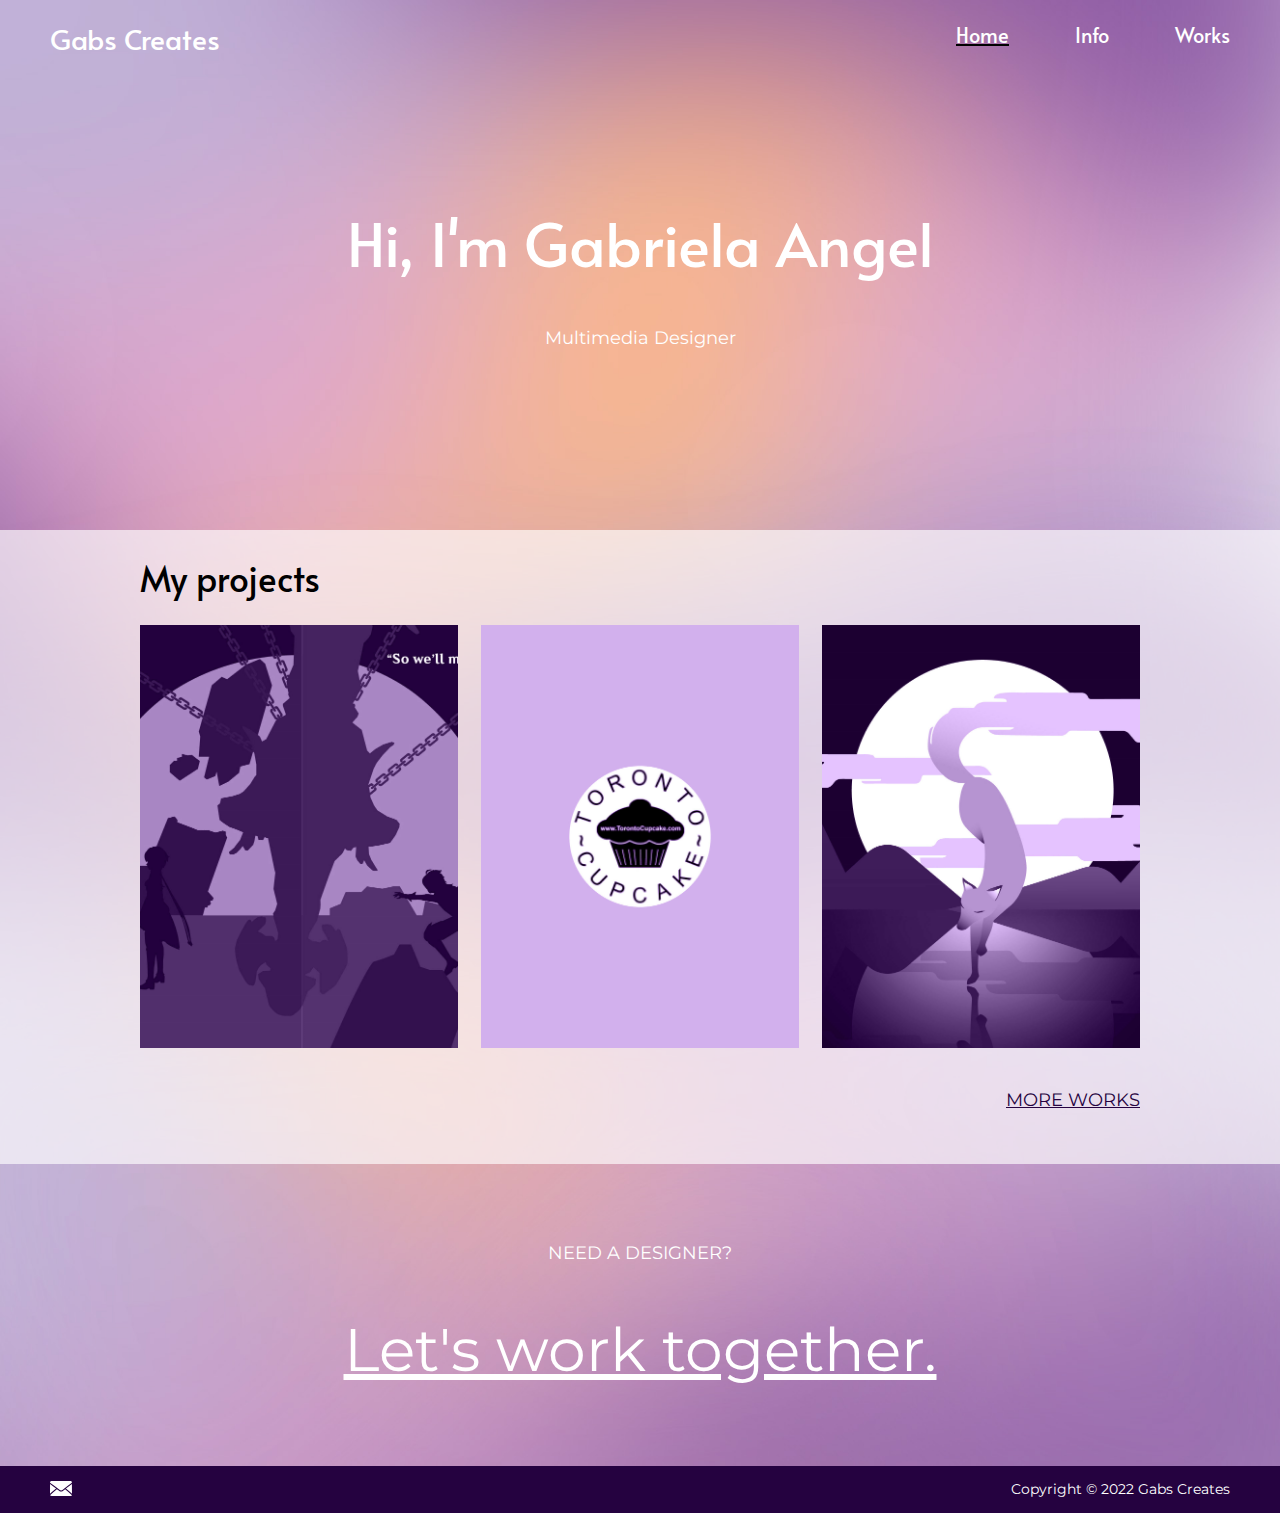
<file: index.html>
<!DOCTYPE html>
<html lang="en">
<head>
    <meta charset="UTF-8">
    <meta http-equiv="X-UA-Compatible" content="IE=edge">
    <meta name="viewport" content="width=device-width, initial-scale=1.0">
    <title>Home</title>
    <link rel="stylesheet" href="css/reset.css">
    <link rel="stylesheet" href="css/styles.css">
    <link rel="preconnect" href="https://fonts.googleapis.com">
    <link rel="preconnect" href="https://fonts.gstatic.com" crossorigin>
    <link href="https://fonts.googleapis.com/css2?family=Montserrat:ital@0;1&display=swap" rel="stylesheet">
    <link rel="preconnect" href="https://fonts.googleapis.com">
    <link rel="preconnect" href="https://fonts.gstatic.com" crossorigin>
    <link href="https://fonts.googleapis.com/css2?family=Alata&display=swap" rel="stylesheet">
</head>
<body>
    <header>
        <div class="container">
            <div class="nav-container">
                <nav>
                    <div class="logo">
                        <a href="index.html" class="nav-a">Gabs Creates</a>
                    </div>
                    <ul class="nav-ul">
                        <li class="home current"><a href="index.html" class="nav-a">Home</a></li>
                        <li class="info"><a href="info.html" class="nav-a">Info</a></li>
                        <li class="works"><a href="works.html" class="nav-a">Works</a></li>
                    </ul>
                </nav>
            </div>
            <div class="container-2">
                <div class="header-txt">
                    <h1 class="header-h1">Hi, I'm Gabriela Angel</h1>
                    <p>Multimedia Designer</p>
                </div>
            </div>
        </div>
    </header>
    <main>
        <div class="white-overlay">
            <div class="container-2">
                <section class="my-projects">
                    <h2>My projects</h2>
                    <div class="projects-container">
                        <div class="cover one">
                            <img src="images/poster-cover.jpg" alt="genshin poster" class="p-img img-hover">
                            <img src="images/purple-poster-cover.jpg" alt="purple genshin poster" class="img-main">
                        </div>                    
                        <div class="cover two">
                            <img src="images/toronto-cover.jpg" alt="toronto cupcake logo with pink background" class="p-img img-hover">
                            <img src="images/purple-toronto-cover.jpg" alt="toronto cupcake logo with pink background" class="img-main">
                        </div>                    
                        <div class="cover three">
                            <img src="images/avatar-cover.jpg" alt="fox floating above a lake avatar icon" class="p-img img-hover">
                            <img src="images/purple-avatar-cover.jpg" alt="fox floating above a lake avatar icon" class="img-main">
                        </div>
                    </div>
                    <a href="works.html" class="uppercase more">More works</a>
                </section>
            </div>
        </div>
        <div class="container-2">
            <section class="work-with-me">
                <h3 class="wwm-h uppercase white-txt">Need a designer?</h3>
                <p class="wwm-a"><a href="info.html" class="white-txt">Let's work together.</a></p>
            </section>
        </div>
    </main>
    <footer>
        <div class="container">
            <div class="social-media">
                <!--<svg id="logo-insta" xmlns="http://www.w3.org/2000/svg" viewBox="0 0 512 512" class="logo-insta">
                    <defs>
                        <style>
                            .cls-1 {
                                fill:#fff;
                            }
                        </style>
                    </defs>
                    <a href="#" class="f-social">
                        <path class="cls-1" d="M256,49.47c67.27,0,75.23.26,101.8,1.47,24.56,1.12,37.9,5.22,46.78,8.67a78,78,0,0,1,29,18.85,78,78,0,0,1,18.85,29c3.45,8.88,7.55,22.22,8.67,46.78,1.21,26.57,1.47,34.53,1.47,101.8s-.26,75.23-1.47,101.8c-1.12,24.56-5.22,37.9-8.67,46.78a83.51,83.51,0,0,1-47.81,47.81c-8.88,3.45-22.22,7.55-46.78,8.67-26.56,1.21-34.53,1.47-101.8,1.47s-75.24-.26-101.8-1.47c-24.56-1.12-37.9-5.22-46.78-8.67a78,78,0,0,1-29-18.85,78,78,0,0,1-18.85-29c-3.45-8.88-7.55-22.22-8.67-46.78-1.21-26.57-1.47-34.53-1.47-101.8s.26-75.23,1.47-101.8c1.12-24.56,5.22-37.9,8.67-46.78a78,78,0,0,1,18.85-29,78,78,0,0,1,29-18.85c8.88-3.45,22.22-7.55,46.78-8.67,26.57-1.21,34.53-1.47,101.8-1.47m0-45.39c-68.42,0-77,.29-103.87,1.52S107,11.08,91,17.3A123.68,123.68,0,0,0,46.36,46.36,123.68,123.68,0,0,0,17.3,91c-6.22,16-10.48,34.34-11.7,61.15S4.08,187.58,4.08,256s.29,77,1.52,103.87S11.08,405,17.3,421a123.68,123.68,0,0,0,29.06,44.62A123.52,123.52,0,0,0,91,494.69c16,6.23,34.34,10.49,61.15,11.71s35.45,1.52,103.87,1.52,77-.29,103.87-1.52S405,500.92,421,494.69A128.74,128.74,0,0,0,494.69,421c6.23-16,10.49-34.34,11.71-61.15s1.52-35.45,1.52-103.87-.29-77-1.52-103.87S500.92,107,494.69,91a123.52,123.52,0,0,0-29.05-44.62A123.68,123.68,0,0,0,421,17.3c-16-6.22-34.34-10.48-61.15-11.7S324.42,4.08,256,4.08Z"/>
                        <path class="cls-1" d="M256,126.64A129.36,129.36,0,1,0,385.36,256,129.35,129.35,0,0,0,256,126.64ZM256,340a84,84,0,1,1,84-84A84,84,0,0,1,256,340Z"/>
                        <circle class="cls-1" cx="390.48" cy="121.52" r="30.23"/>
                    </a>
                </svg>
                <svg xmlns="http://www.w3.org/2000/svg" viewBox="0 0 1075.25 681.67" class="logo-behance">
                    <defs>
                        <style>
                            .cls-1{
                                fill:#fff;
                            }
                        </style>
                    </defs>
                    <g id="Layer_2" data-name="Layer 2">
                        <g id="Layer_3" data-name="Layer 3">
                            <a href="#" class="f-social">
                                 <path class="cls-1" d="M1075.25,458.28c-4.15.36-8.29,1-12.44,1q-161.19.09-322.39.05H729.25c-6,53.06,29.34,102,80.24,112.32,30.46,6.18,60.64,5.27,90.15-4.31C929.7,557.61,949,538,952.27,504.5h117c0,41.59-10.24,79.41-38.84,110.75-32.1,35.19-73.76,52.13-119.42,60-62.69,10.86-124.9,8.87-185-13.82C660.71,636.81,619.23,588.75,598.81,523,572.13,437.22,583,354.85,628.5,277.84c34.19-57.88,86.85-91,152.48-102.59,53.75-9.52,107.23-8.15,159.18,11.22,51.7,19.28,87.13,55.63,109.38,105.35,13.09,29.23,20.21,60.14,23.62,91.95.19,1.78,1.37,3.45,2.09,5.18v10.5c-.6,2.72-1.21,5.43-1.81,8.14q0,11.79,0,23.58l1.86,16.61ZM944.51,369.71c.87-16.68-4.29-38.21-13.1-54.44-17.39-32.06-45.78-45.63-80.84-47.54-69-3.77-113.63,42.73-123,102Z"/><path class="cls-1" d="M1073.39,431.17q0-11.79,0-23.58c.61.12,1.21.21,1.82.27V431A16.77,16.77,0,0,0,1073.39,431.17Z"/><path class="cls-1" d="M1073.39,431.17a16.77,16.77,0,0,1,1.86-.2v16.81Z"/><path class="cls-1" d="M1075.25,407.86c-.61-.06-1.21-.15-1.82-.27q.91-4.06,1.82-8.14Z"/><path class="cls-1" d="M0,667V.3C1.61.22,2.92.11,4.22.11,122.57.18,240.93-.45,359.28.69,405.86,1.14,449,15,484.05,47.53,524.45,85.11,537,133.48,535,186.64c-1.45,38.31-13.36,72.68-46.11,95.46-14.54,10.11-31.93,16.1-44.51,22.25,9.37,2.31,23.91,4.15,37,9.44,39.51,15.91,59.24,48.64,69,87.92,12.81,51.38,12.73,102.8-7.33,152.49-20.79,51.5-61.39,81.85-112.61,99.29A257.91,257.91,0,0,1,347,667q-170.17.09-340.35,0Zm153-118.6c63.74,0,126.38.64,189-.24,35.47-.5,59.31-18,69.28-47.7,7.07-21.07,7.27-42.72,3.46-64.32-7.73-43.9-34.57-66-79.26-66H153Zm.1-430V265.84c.69.76.93,1.24,1.17,1.24,63.36,0,126.73.44,190.09-.32,20.15-.24,35.09-10.77,42-30.6A134,134,0,0,0,391,162.81c-6.68-31-24.14-44.42-55.48-44.42H153.06Z"/><path class="cls-1" d="M972.34,39.86v81.25H698.06V39.86Z"/>
                            </a>
                        </g>
                    </g>
                </svg>
                <svg xmlns="http://www.w3.org/2000/svg" viewBox="0 0 1080 918.43" class="logo-linkedin"> 
                    <defs>
                        <style>
                            .cls-1{
                                fill:#fff;
                            }
                        </style>
                    </defs>
                    <g id="Layer_2" data-name="Layer 2">   
                        <g id="Layer_2-2" data-name="Layer 2">
                            <a href="#" class="f-social">
                                <path class="cls-1" d="M57.83,0h3.4c3,.56,6,1.62,9,1.62q387.33.12,774.67,0c3,0,6-1.06,8.93-1.63h1.7c.58.52,1.11,1.42,1.75,1.51,29.35,4.08,55,32.78,54.94,68.57q-.8,386.06,0,772.12c.08,34.11-26,69.27-69.18,69.24q-386.49-.29-773-.1c-36.8,0-63.94-24.09-68.68-60.84.1-3.11.29-6.22.29-9.33q0-385.35,0-770.71c0-3.11-.19-6.22-.29-9.33C5.47,29.71,24.24,9,55.25,1.62A9.66,9.66,0,0,0,57.83,0ZM356.69,775.34H491.24V764.88c0-71.13-.32-142.27.25-213.4a217.09,217.09,0,0,1,5.57-46.18c5.94-26,20.94-45.09,47.83-52.22,8.13-2.16,16.73-3,25.16-3.43,33.88-1.89,57.88,14.6,65.84,47.55a240.32,240.32,0,0,1,6.44,53.72c.7,71.41.29,142.84.29,214.25v10H776.69c.12-2.06.27-3.44.27-4.82,0-84.16.36-168.33-.18-252.49-.18-28.88-3.32-57.64-11.42-85.6-12.07-41.72-35.41-73.61-77.46-89.35-22.31-8.36-45.5-11-69.14-11.56-55.84-1.31-99.15,21-129.69,67.9-.5.78-1.47,1.25-3.81,3.15V342.82H356.69Zm-86,.12V342.7H137V775.46Zm11.36-571.38c0-42.67-35.11-77.86-77.76-77.94-43.11-.08-78.46,35.16-78.43,78.2,0,42.56,35.32,77.91,77.85,78A78.38,78.38,0,0,0,282.05,204.08Z"/><path class="cls-1" d="M1006.87,918.43c-2.78-1.08-5.49-2.37-8.34-3.21A62.52,62.52,0,0,1,954.36,845c5.14-31.11,32.12-53,64.47-52.19,30.39.71,56.3,25.06,59.54,55.86a27,27,0,0,0,1.63,5.15v5.1a30.3,30.3,0,0,0-1.83,5.08c-4.78,27.82-23.18,46.94-50.83,52.81a16.1,16.1,0,0,0-3.47,1.64Zm9.45-8.33c29.88-.17,54.64-24.82,54.84-54.61s-25.27-55.37-55.2-55.14a55.22,55.22,0,0,0-54.68,55.48C961.51,885.58,986.54,910.26,1016.32,910.1Z"/><path class="cls-1" d="M853.8,0c-3,.57-5.95,1.62-8.93,1.63q-387.33.1-774.67,0c-3,0-6-1.06-9-1.62Z"/><path class="cls-1" d="M1.39,850.5l-.7.07L0,850.39V61.23l.69-.17.71.07c.1,3.11.28,6.22.29,9.33q0,385.35,0,770.71C1.68,844.28,1.49,847.39,1.39,850.5Z"/><path class="cls-1" d="M1043.42,887.62c-6.64,2.15-10.76,1.23-13.74-4.33s-6.94-10.35-9.82-15.84c-3.35-6.38-7.7-9.59-16-6.5v27.23h-9.71v-67.1c12.36.82,25,.89,37.28,2.78,7.36,1.12,10.77,7.61,11.18,15.16.47,8.58-2.85,15-9.67,18.21a74.52,74.52,0,0,1-7.64,2.58C1031.26,869,1037.08,877.9,1043.42,887.62Zm-39.61-35.39c7.68-.59,14.41-.72,21-1.72,5.62-.85,7.67-5,7.57-10.51s-3.13-8.83-8-9.31c-6.83-.67-13.76-.17-20.56-.17Z"/>
                            </a>
                        </g>
                    </g>
                </svg>-->
                <svg xmlns="http://www.w3.org/2000/svg" viewBox="0 0 938.02 640.04" class="email-svg">
                    <defs>
                        <style>
                            .cls-1{
                                fill:#fff;
                            }
                        </style>
                    </defs>
                    <g id="Layer_2" data-name="Layer 2">
                        <g id="Layer_2-2" data-name="Layer 2">
                            <a href="mailto:gabrielaangel2003@hotmail.com" class="f-social">
                                <path class="cls-1" d="M0,76.31C4.3,7.09,42.49.21,87.85.32,282.4.79,477,.43,671.52.54c66.69,0,133.53-2,200.05,1.65C924,5.09,929.8,23,935.16,76c-127,99.33-251.28,189-376,286-75,58.23-90.72,57.4-168.13.49C261.48,267.2,131.57,172.54,0,76.31Z"/><path class="cls-1" d="M0,604.47C108.43,505.3,206.3,426.13,292.7,347.11,363.9,392.62,414,447.24,472.9,448.21c55.57.92,117-55.14,175.21-101.1C732.38,426.47,834.54,507,938,604.47c-18.76,35.57-59.08,34.65-84,34.76q-390.82,1.68-781.67,0C52.87,639.17,22.17,625.31,0,604.47Z"/><path class="cls-1" d="M677.53,320.28C771.33,253,850.32,189.32,935.16,129c0,138.45,2.86,278,2.86,418.33C845.72,465.07,770.7,398,677.53,320.28Z"/><path class="cls-1" d="M260.49,320.28C166.69,253,87.7,189.32,2.85,129,2.85,267.41,0,407,0,547.29,92.29,465.07,167.32,398,260.49,320.28Z"/>
                            </a>
                        </g>
                    </g>
                </svg>
            </div>
            <div class="copyright">
                <p class="copyright-txt" >Copyright <span>&copy;</span> 2022 Gabs Creates</p>
            </div>
        </div>
    </footer>
</body>
</html>
</file>
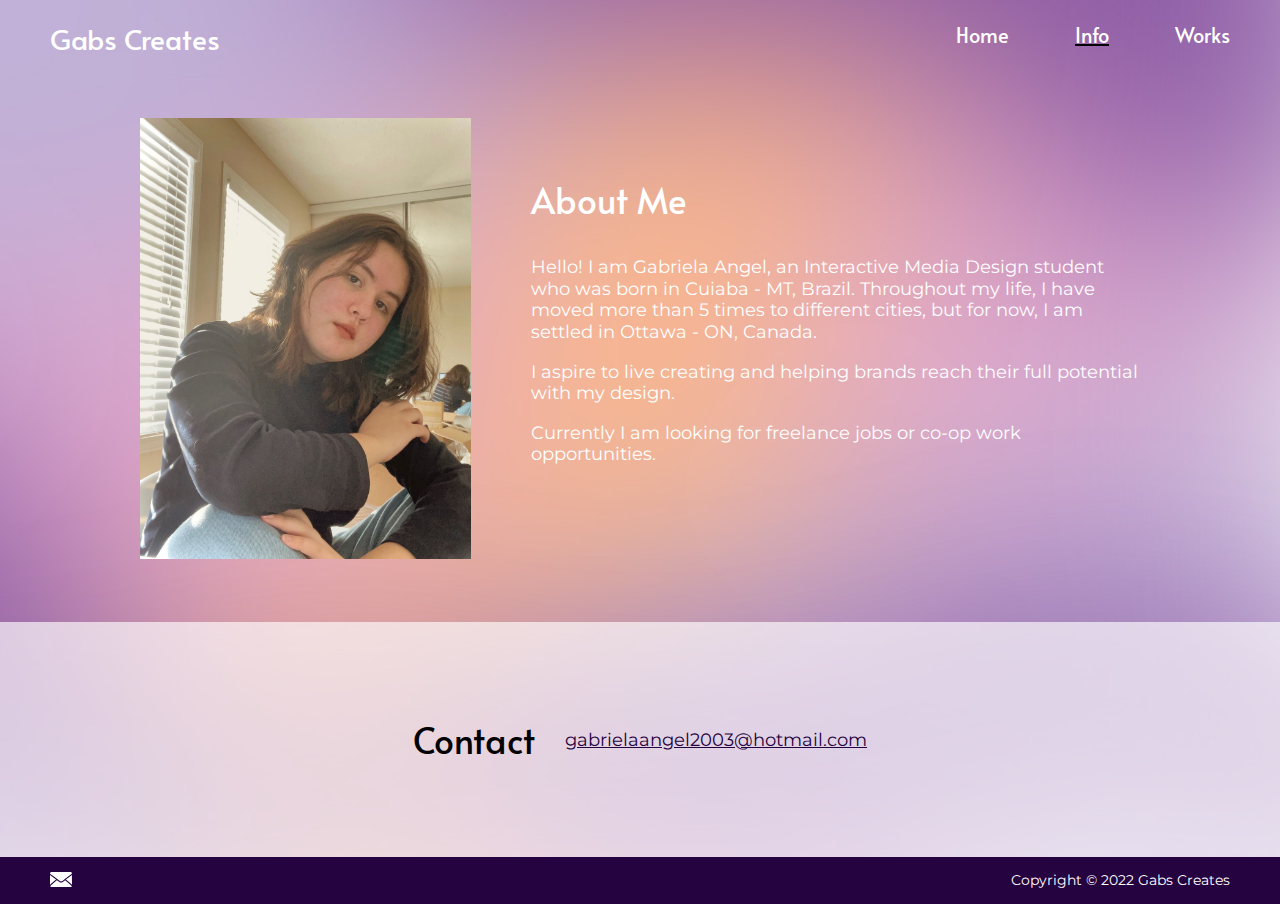
<file: info.html>
<!DOCTYPE html>
<html lang="en">
<head>
    <meta charset="UTF-8">
    <meta http-equiv="X-UA-Compatible" content="IE=edge">
    <meta name="viewport" content="width=device-width, initial-scale=1.0">
    <title>Info</title>
    <link rel="stylesheet" href="css/reset.css">
    <link rel="stylesheet" href="css/styles.css">
    <link rel="preconnect" href="https://fonts.googleapis.com">
    <link rel="preconnect" href="https://fonts.gstatic.com" crossorigin>
    <link href="https://fonts.googleapis.com/css2?family=Montserrat:ital@0;1&display=swap" rel="stylesheet">
    <link rel="preconnect" href="https://fonts.googleapis.com">
    <link rel="preconnect" href="https://fonts.gstatic.com" crossorigin>
    <link href="https://fonts.googleapis.com/css2?family=Alata&display=swap" rel="stylesheet">
</head>
<body>
    <header>
        <div class="container">
            <div class="nav-container">
                <nav>
                    <div class="logo">
                        <a href="index.html" class="nav-a">Gabs Creates</a>
                    </div>
                    <ul class="nav-ul">
                        <li class="home"><a href="index.html" class="nav-a">Home</a></li>
                        <li class="info current"><a href="info.html" class="nav-a">Info</a></li>
                        <li class="works"><a href="works.html" class="nav-a">Works</a></li>
                    </ul>
                </nav>
            </div>
        </div>
    </header>
    <main>
        <div class="container-2">
            <section class="about">
                <div class="about-img">
                    <img src="images/gabriela-angel.jpeg" alt="portrait of Gabriela Angel">
                </div>
                <div class="about-txt">
                    <h2>About Me</h2>
                    <p>
                        Hello! I am Gabriela Angel, an Interactive Media Design student who 
                        was born in Cuiaba - MT, Brazil. Throughout my life, I have moved 
                        more than 5 times to different cities, but for now, I am settled in 
                        Ottawa - ON, Canada.
                    </p>
                    <p>
                        I aspire to live creating and helping brands reach their full 
                        potential with my design.
                    </p>
                    <p>
                        Currently I am looking for freelance jobs or co-op work opportunities.
                    </p>
                </div>
            </section>
        </div>
        <div class="white-overlay">
            <div class="container-2 ">
                <section class="contact">
                    <div><h2>Contact</h2></div>
                    <div>
                        <div class="email">
                            <a href="mailto:gabrielaangel2003@hotmail.com">gabrielaangel2003@hotmail.com</a>
                        </div>
                        <!--<div class="social-media-contact">
                            <div><a href="#"><img src="images/instagram-purple.png" alt="Instagram logo"></a></div>
                            <div><a href="#"><img src="images/behance-purple.png" alt="Behance logo"></a></div>
                            <div><a href="#"><img src="images/linkedin-purple.png" alt="Linkedin logo"></a></div>
                        </div>-->
                    </div>
                </section>
            </div>
        </div>
    </main>
    <footer>
        <div class="container">
            <div class="social-media">
                <!--<svg id="logo-insta" xmlns="http://www.w3.org/2000/svg" viewBox="0 0 512 512" class="logo-insta">
                    <defs>
                        <style>
                            .cls-1 {
                                fill:#fff;
                            }
                        </style>
                    </defs>
                    <a href="#" class="f-social">
                        <path class="cls-1" d="M256,49.47c67.27,0,75.23.26,101.8,1.47,24.56,1.12,37.9,5.22,46.78,8.67a78,78,0,0,1,29,18.85,78,78,0,0,1,18.85,29c3.45,8.88,7.55,22.22,8.67,46.78,1.21,26.57,1.47,34.53,1.47,101.8s-.26,75.23-1.47,101.8c-1.12,24.56-5.22,37.9-8.67,46.78a83.51,83.51,0,0,1-47.81,47.81c-8.88,3.45-22.22,7.55-46.78,8.67-26.56,1.21-34.53,1.47-101.8,1.47s-75.24-.26-101.8-1.47c-24.56-1.12-37.9-5.22-46.78-8.67a78,78,0,0,1-29-18.85,78,78,0,0,1-18.85-29c-3.45-8.88-7.55-22.22-8.67-46.78-1.21-26.57-1.47-34.53-1.47-101.8s.26-75.23,1.47-101.8c1.12-24.56,5.22-37.9,8.67-46.78a78,78,0,0,1,18.85-29,78,78,0,0,1,29-18.85c8.88-3.45,22.22-7.55,46.78-8.67,26.57-1.21,34.53-1.47,101.8-1.47m0-45.39c-68.42,0-77,.29-103.87,1.52S107,11.08,91,17.3A123.68,123.68,0,0,0,46.36,46.36,123.68,123.68,0,0,0,17.3,91c-6.22,16-10.48,34.34-11.7,61.15S4.08,187.58,4.08,256s.29,77,1.52,103.87S11.08,405,17.3,421a123.68,123.68,0,0,0,29.06,44.62A123.52,123.52,0,0,0,91,494.69c16,6.23,34.34,10.49,61.15,11.71s35.45,1.52,103.87,1.52,77-.29,103.87-1.52S405,500.92,421,494.69A128.74,128.74,0,0,0,494.69,421c6.23-16,10.49-34.34,11.71-61.15s1.52-35.45,1.52-103.87-.29-77-1.52-103.87S500.92,107,494.69,91a123.52,123.52,0,0,0-29.05-44.62A123.68,123.68,0,0,0,421,17.3c-16-6.22-34.34-10.48-61.15-11.7S324.42,4.08,256,4.08Z"/>
                        <path class="cls-1" d="M256,126.64A129.36,129.36,0,1,0,385.36,256,129.35,129.35,0,0,0,256,126.64ZM256,340a84,84,0,1,1,84-84A84,84,0,0,1,256,340Z"/>
                        <circle class="cls-1" cx="390.48" cy="121.52" r="30.23"/>
                    </a>
                </svg>
                <svg xmlns="http://www.w3.org/2000/svg" viewBox="0 0 1075.25 681.67" class="logo-behance">
                    <defs>
                        <style>
                            .cls-1{
                                fill:#fff;
                            }
                        </style>
                    </defs>
                    <g id="Layer_2" data-name="Layer 2">
                        <g id="Layer_3" data-name="Layer 3">
                            <a href="#" class="f-social">
                                 <path class="cls-1" d="M1075.25,458.28c-4.15.36-8.29,1-12.44,1q-161.19.09-322.39.05H729.25c-6,53.06,29.34,102,80.24,112.32,30.46,6.18,60.64,5.27,90.15-4.31C929.7,557.61,949,538,952.27,504.5h117c0,41.59-10.24,79.41-38.84,110.75-32.1,35.19-73.76,52.13-119.42,60-62.69,10.86-124.9,8.87-185-13.82C660.71,636.81,619.23,588.75,598.81,523,572.13,437.22,583,354.85,628.5,277.84c34.19-57.88,86.85-91,152.48-102.59,53.75-9.52,107.23-8.15,159.18,11.22,51.7,19.28,87.13,55.63,109.38,105.35,13.09,29.23,20.21,60.14,23.62,91.95.19,1.78,1.37,3.45,2.09,5.18v10.5c-.6,2.72-1.21,5.43-1.81,8.14q0,11.79,0,23.58l1.86,16.61ZM944.51,369.71c.87-16.68-4.29-38.21-13.1-54.44-17.39-32.06-45.78-45.63-80.84-47.54-69-3.77-113.63,42.73-123,102Z"/><path class="cls-1" d="M1073.39,431.17q0-11.79,0-23.58c.61.12,1.21.21,1.82.27V431A16.77,16.77,0,0,0,1073.39,431.17Z"/><path class="cls-1" d="M1073.39,431.17a16.77,16.77,0,0,1,1.86-.2v16.81Z"/><path class="cls-1" d="M1075.25,407.86c-.61-.06-1.21-.15-1.82-.27q.91-4.06,1.82-8.14Z"/><path class="cls-1" d="M0,667V.3C1.61.22,2.92.11,4.22.11,122.57.18,240.93-.45,359.28.69,405.86,1.14,449,15,484.05,47.53,524.45,85.11,537,133.48,535,186.64c-1.45,38.31-13.36,72.68-46.11,95.46-14.54,10.11-31.93,16.1-44.51,22.25,9.37,2.31,23.91,4.15,37,9.44,39.51,15.91,59.24,48.64,69,87.92,12.81,51.38,12.73,102.8-7.33,152.49-20.79,51.5-61.39,81.85-112.61,99.29A257.91,257.91,0,0,1,347,667q-170.17.09-340.35,0Zm153-118.6c63.74,0,126.38.64,189-.24,35.47-.5,59.31-18,69.28-47.7,7.07-21.07,7.27-42.72,3.46-64.32-7.73-43.9-34.57-66-79.26-66H153Zm.1-430V265.84c.69.76.93,1.24,1.17,1.24,63.36,0,126.73.44,190.09-.32,20.15-.24,35.09-10.77,42-30.6A134,134,0,0,0,391,162.81c-6.68-31-24.14-44.42-55.48-44.42H153.06Z"/><path class="cls-1" d="M972.34,39.86v81.25H698.06V39.86Z"/>
                            </a>
                        </g>
                    </g>
                </svg>
                <svg xmlns="http://www.w3.org/2000/svg" viewBox="0 0 1080 918.43" class="logo-linkedin"> 
                    <defs>
                        <style>
                            .cls-1{
                                fill:#fff;
                            }
                        </style>
                    </defs>
                    <g id="Layer_2" data-name="Layer 2">   
                        <g id="Layer_2-2" data-name="Layer 2">
                            <a href="#" class="f-social">
                                <path class="cls-1" d="M57.83,0h3.4c3,.56,6,1.62,9,1.62q387.33.12,774.67,0c3,0,6-1.06,8.93-1.63h1.7c.58.52,1.11,1.42,1.75,1.51,29.35,4.08,55,32.78,54.94,68.57q-.8,386.06,0,772.12c.08,34.11-26,69.27-69.18,69.24q-386.49-.29-773-.1c-36.8,0-63.94-24.09-68.68-60.84.1-3.11.29-6.22.29-9.33q0-385.35,0-770.71c0-3.11-.19-6.22-.29-9.33C5.47,29.71,24.24,9,55.25,1.62A9.66,9.66,0,0,0,57.83,0ZM356.69,775.34H491.24V764.88c0-71.13-.32-142.27.25-213.4a217.09,217.09,0,0,1,5.57-46.18c5.94-26,20.94-45.09,47.83-52.22,8.13-2.16,16.73-3,25.16-3.43,33.88-1.89,57.88,14.6,65.84,47.55a240.32,240.32,0,0,1,6.44,53.72c.7,71.41.29,142.84.29,214.25v10H776.69c.12-2.06.27-3.44.27-4.82,0-84.16.36-168.33-.18-252.49-.18-28.88-3.32-57.64-11.42-85.6-12.07-41.72-35.41-73.61-77.46-89.35-22.31-8.36-45.5-11-69.14-11.56-55.84-1.31-99.15,21-129.69,67.9-.5.78-1.47,1.25-3.81,3.15V342.82H356.69Zm-86,.12V342.7H137V775.46Zm11.36-571.38c0-42.67-35.11-77.86-77.76-77.94-43.11-.08-78.46,35.16-78.43,78.2,0,42.56,35.32,77.91,77.85,78A78.38,78.38,0,0,0,282.05,204.08Z"/><path class="cls-1" d="M1006.87,918.43c-2.78-1.08-5.49-2.37-8.34-3.21A62.52,62.52,0,0,1,954.36,845c5.14-31.11,32.12-53,64.47-52.19,30.39.71,56.3,25.06,59.54,55.86a27,27,0,0,0,1.63,5.15v5.1a30.3,30.3,0,0,0-1.83,5.08c-4.78,27.82-23.18,46.94-50.83,52.81a16.1,16.1,0,0,0-3.47,1.64Zm9.45-8.33c29.88-.17,54.64-24.82,54.84-54.61s-25.27-55.37-55.2-55.14a55.22,55.22,0,0,0-54.68,55.48C961.51,885.58,986.54,910.26,1016.32,910.1Z"/><path class="cls-1" d="M853.8,0c-3,.57-5.95,1.62-8.93,1.63q-387.33.1-774.67,0c-3,0-6-1.06-9-1.62Z"/><path class="cls-1" d="M1.39,850.5l-.7.07L0,850.39V61.23l.69-.17.71.07c.1,3.11.28,6.22.29,9.33q0,385.35,0,770.71C1.68,844.28,1.49,847.39,1.39,850.5Z"/><path class="cls-1" d="M1043.42,887.62c-6.64,2.15-10.76,1.23-13.74-4.33s-6.94-10.35-9.82-15.84c-3.35-6.38-7.7-9.59-16-6.5v27.23h-9.71v-67.1c12.36.82,25,.89,37.28,2.78,7.36,1.12,10.77,7.61,11.18,15.16.47,8.58-2.85,15-9.67,18.21a74.52,74.52,0,0,1-7.64,2.58C1031.26,869,1037.08,877.9,1043.42,887.62Zm-39.61-35.39c7.68-.59,14.41-.72,21-1.72,5.62-.85,7.67-5,7.57-10.51s-3.13-8.83-8-9.31c-6.83-.67-13.76-.17-20.56-.17Z"/>
                            </a>
                        </g>
                    </g>
                </svg>-->
                <svg xmlns="http://www.w3.org/2000/svg" viewBox="0 0 938.02 640.04" class="email-svg">
                    <defs>
                        <style>
                            .cls-1{
                                fill:#fff;
                            }
                        </style>
                    </defs>
                    <g id="Layer_2" data-name="Layer 2">
                        <g id="Layer_2-2" data-name="Layer 2">
                            <a href="mailto:gabrielaangel2003@hotmail.com" class="f-social">
                                <path class="cls-1" d="M0,76.31C4.3,7.09,42.49.21,87.85.32,282.4.79,477,.43,671.52.54c66.69,0,133.53-2,200.05,1.65C924,5.09,929.8,23,935.16,76c-127,99.33-251.28,189-376,286-75,58.23-90.72,57.4-168.13.49C261.48,267.2,131.57,172.54,0,76.31Z"/><path class="cls-1" d="M0,604.47C108.43,505.3,206.3,426.13,292.7,347.11,363.9,392.62,414,447.24,472.9,448.21c55.57.92,117-55.14,175.21-101.1C732.38,426.47,834.54,507,938,604.47c-18.76,35.57-59.08,34.65-84,34.76q-390.82,1.68-781.67,0C52.87,639.17,22.17,625.31,0,604.47Z"/><path class="cls-1" d="M677.53,320.28C771.33,253,850.32,189.32,935.16,129c0,138.45,2.86,278,2.86,418.33C845.72,465.07,770.7,398,677.53,320.28Z"/><path class="cls-1" d="M260.49,320.28C166.69,253,87.7,189.32,2.85,129,2.85,267.41,0,407,0,547.29,92.29,465.07,167.32,398,260.49,320.28Z"/>
                            </a>
                        </g>
                    </g>
                </svg>
            </div>
            <div class="copyright">
                <p class="copyright-txt" >Copyright <span>&copy;</span> 2022 Gabs Creates</p>
            </div>
        </div>
    </footer>
</body>
</html>
</file>
<file: css/styles.css>
body {
    font-family: 'Montserrat', sans-serif;
    background-image: url("../images/full-bg.jpg");
    background-repeat: repeat-y;
    background-size: 100%;
}

.container {
    margin: 0 15px;
}

h1, h2 {
    font-family: 'Alata', sans-serif;
    font-size: 25px;
}

h3 {
    font-size: 13px;
}

a {
    color: #250240;
    text-decoration: underline;
}

nav {    
    font-family: 'Alata', sans-serif;
    display: flex;
    flex-direction: row;
    justify-content: space-between;
}

.nav-ul {
    display: flex;
    flex-direction: row;
    justify-content: space-between;
}

.nav-ul li {
    padding: 0 22px;
    font-size: 13px;
}

nav ul .works {
    padding-right: 0;
}

.nav-container {
    padding: 15px 0;
}

.nav-a {
    color: #fff;
    text-decoration: none;
}

.purple-nav {
    color: #250240;
}

.current {
    text-decoration: underline;
}

.logo a {
    font-size: 15px;
}

.header-h1 {
    font-size: 30px;
    margin-bottom: 34px;
}

p {
    font-size: 13px;
    line-height: 1.2em;
}

.container-2 {
    margin: 0 36px;
}

.header-txt {
    color: #fff;
    text-align: center;
    padding: 165px 0 170px 0;
}

/** END HEADER STYLES **/

.white-overlay {
    background-color: rgba(255,255,255,0.65);;
}

.my-projects h2 {
    padding: 20px 0;
}

.uppercase {
    text-transform: uppercase;
}

.p-img, .img-main {
    width: 100%;
}

.cover {
    position: relative;
    max-width: 100%;
}
.cover img.img-hover {
    position: absolute;
    top: 0;
    right: 0;
    left: 0;
    bottom: 0;
    object-fit: contain;
    opacity: 0;
    transition: opacity .2s;
}


.cover {
    margin-bottom: 15px;
}

.three {
    margin-bottom: 0;
}

.more {
    font-size: 13px;
    display: block;
    text-align: right;
    padding: 30px 0 37px 0;
}

.about-img {
    margin: 15px 42px;
}

.about-img img {
    width: 100%;
}

.about-txt {
    color: #fff;
    margin-bottom: 34px;
}

.about-txt h2 {
    margin: 10px 0 20px 0;
    text-align: center;
}

.about-txt p {
    margin-bottom: 13px;
}

.social-media-contact img {
    height: 20px;
}

.contact {
   padding: 50px 0;
   align-items: center;
   justify-self: center;
}

.contact, .social-media-contact {
    display: flex;
    flex-direction: row;
    justify-content: space-between;
}

.contact h2 {
    align-self: center;
    margin-right: 30px;
}

.email {
    /*margin-bottom: 28px;*/
    font-size: 11px;
}

.work-with-me {
    padding: 56px 0 110px 0;
    text-align: center;
}

.white-txt {
    color: #fff;
}

.wwm-a {
    font-size: 27px;
    margin-top: 52px;
}

.my-works img {
    width: 100%;
}

.my-works {
    padding-top: 60px;
}

.carousel-cell {
    width: 80%;
    margin-right: 10px;
}



/** END MAIN STYLES **/

footer {
    background-color: #250240;
    padding: 9px 0;
}

footer .container {
    display: flex;
    flex-direction: row;
    justify-content: space-between;
}

.social-media {
    height: 10px;
    display: flex;
    flex-direction: row;
    justify-content: space-between;
}

.social-media svg {
    padding-right: 25px;
}

.copyright-txt {
    color: #fff;
    font-size: 8px;
}

/** END FOOTER STYLES **/


      /**                               /
     /         TABLET STYLE            /
    /                               **/

@media screen and (min-width: 605px) {

    .container {
        margin: 0 20px;
    }
    
    h1, h2 {
        font-size: 30px;
    }
    
    h3 {
        font-size: 15px;
    }

    .nav-ul li {
        padding: 0 25px;
        font-size: 20px;
    }

    .nav-container {
        padding: 17px 0;
    }
    .logo a {
        font-size: 25px;
    }
    
    .header-h1 {
        font-size: 54px; 
    }
    /** END HEADER STYLES **/  

    p {
        font-size: 16px;
        line-height: 1.2em;
    }

    .container-2 {
        margin: 0 59px;
    }
    
    .header-txt {
        padding: 97px 0 125px 0;
    }

    .projects-container {
        display: flex;
        flex-direction: row;
        justify-content: space-between;
    }

    .cover {
        margin-bottom: 0px;
        margin-right: 15px;
    }

    .three {
        margin-right: 0;
    }
    
    .more {
        font-size: 15px;
        padding: 27px 0 27px 0;
    }
    
    .about-img {
        margin: 25px 175px;
    }

    .about-txt {
        margin-bottom: 60px;
    }
    
    .about-txt h2 {
        margin: 25px 0 20px 0;
    }
    
    .about-txt p {
        margin-bottom: 16px;
    }
    
    .social-media-contact img {
        height: 25px;
    }
    
    .contact {
       padding: 87px 0;
    }
    
    .email {
        margin-top: 0px;
        font-size: 15px;
    }
    
    .work-with-me {
        padding: 70px 0 70px 0;
    }
    
    .tablet-wwm {
        display: flex;
        flex-direction: row;
        justify-content: space-between;
    }

    .tablet-wwm-a {
        font-size: 15px;
        margin-top: 0;
    }
    
    .carousel-cell {
        width: 70%;
        margin-right: 20px;
    }


    /** END MAIN STYLES **/

    footer {
        padding: 11px 0;
    }
    
    .social-media {
        height: 10px;
    }
    
    .social-media svg {
        padding-right: 40px;
    }
    
    .copyright-txt {
        font-size: 10px;
    }

    /** END FOOTER STYLES **/

    }

      /**                               /
     /         DESKTOP STYLE           /
    /                               **/

@media screen and (min-width:920px) {

    .container {
        margin: 0 50px;
    }
    
    h1, h2 {
        font-size: 35px;
    }
    
    h3 {
        font-size: 18px;
    }

    .nav-ul li {
        padding: 0 33px;
        font-size: 20px;
    }

    .nav-container {
        padding: 25px 0;
    }

    .logo a {
        font-size: 28px;
    }
    
    .header-h1 {
        font-size: 60px;
        margin-bottom: 55px;
    }
    
    p {
        font-size: 18px;
        line-height: 1.2em;
    }

    .container-2 {
        margin: 0 140px;
    }
    
    .header-txt {
        padding: 15% 0 20% 0;
    }
    
    /** END HEADER STYLES **/  

    .my-projects h2 {
        padding: 30px 0;
    }

    .cover {
        margin-bottom: 0px;
        margin-right: 23px;
    }

    .three {
        margin-right: 0;
    }
    
    .more {
        font-size: 18px;
        padding: 40px 0 55px 0;
    }
    
    .about {
        display: flex;
        flex-direction: row;
        justify-content: space-between;
    }

    .about-img {
        margin: 40px 60px 60px 0;
    }

    .about-txt {
        margin: 0 0 34px 0;
        align-self: center;
    }
    
    .about-txt h2 {
        margin: 0 0 40px 0;
        text-align: left;
    }
    
    .about-txt p {
        margin-bottom: 18px;
    }
    
    .social-media-contact img {
        height: 25px;
    }
    
    .contact {
       padding: 100px 0;
    }
    
    .email {
        /*margin-bottom: 47px;*/
        margin-top: 0px;
        font-size: 18px;
    }
    
    .work-with-me {
        padding: 80px 0 80px 0;
    }
    
    .wwm-a {
        font-size: 60px;
    }

    .tablet-wwm-a {
        font-size: 18px;
        margin-top: 0;
    }
    
    .my-works {
        padding-top: 20px;
    }
    
    .carousel-cell {
        width: 30%;
        margin-right: 10px;
    }
    .cover:hover img.img-hover {
        opacity: 1;
    }
    /** END MAIN STYLES **/

    footer {
        padding: 15px 0;
    }
    
    .social-media {
        height: 15px;
    }
    
    .social-media svg {
        padding-right: 50px;
    }
    
    .copyright-txt {
        font-size: 14px;
    }

    /** END FOOTER STYLES **/

}
</file>
